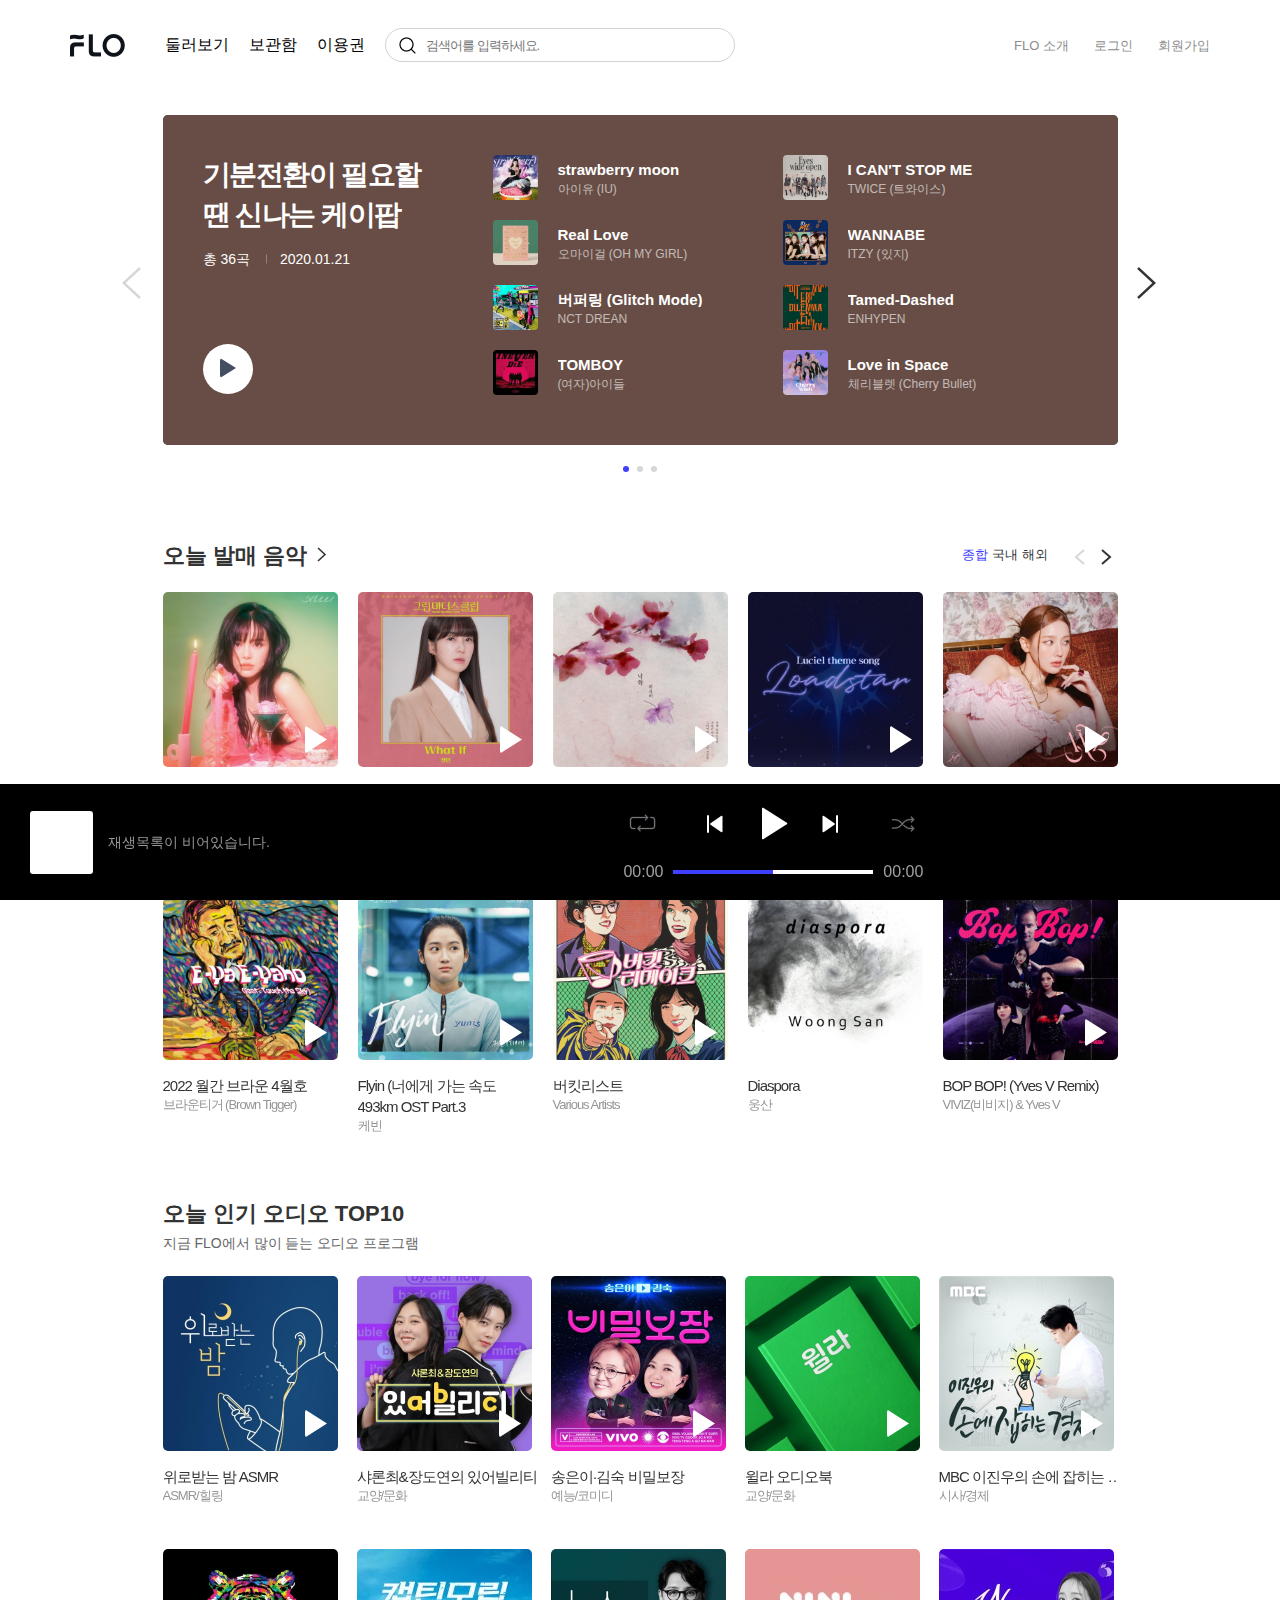
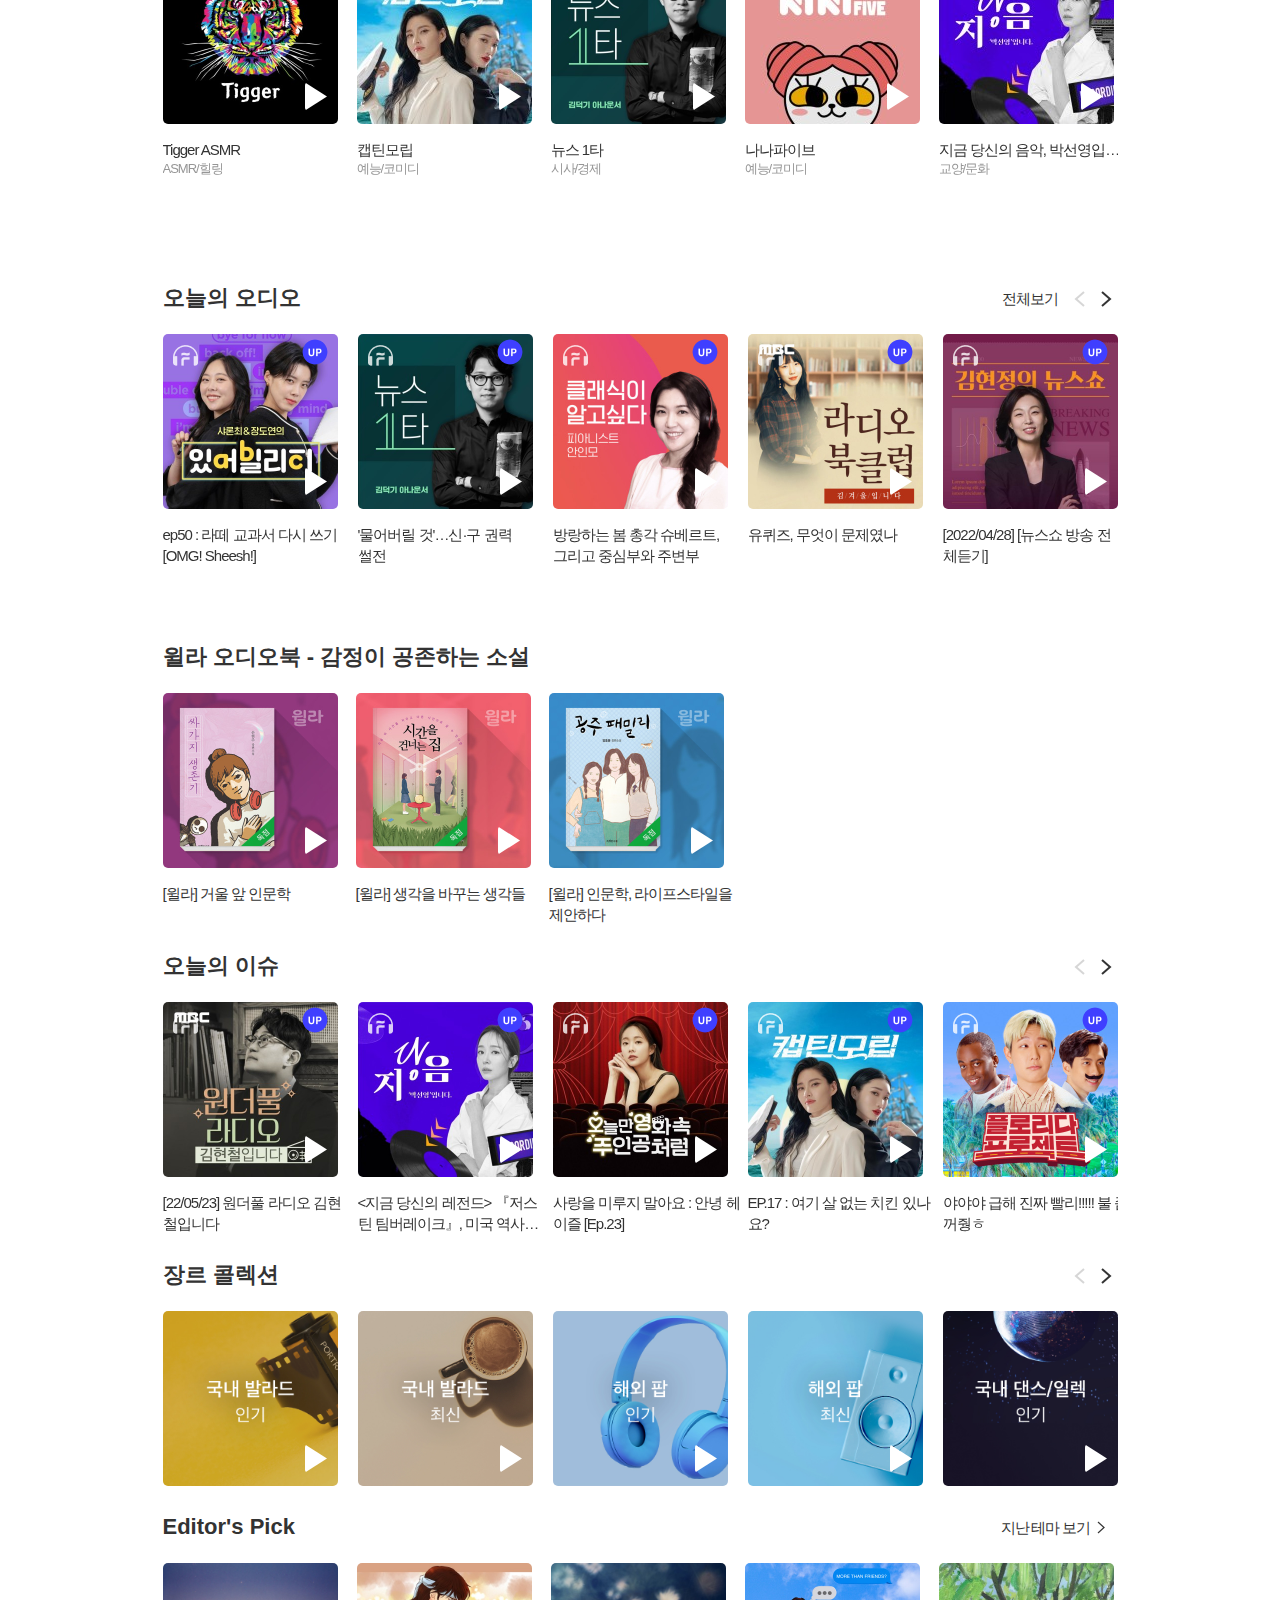
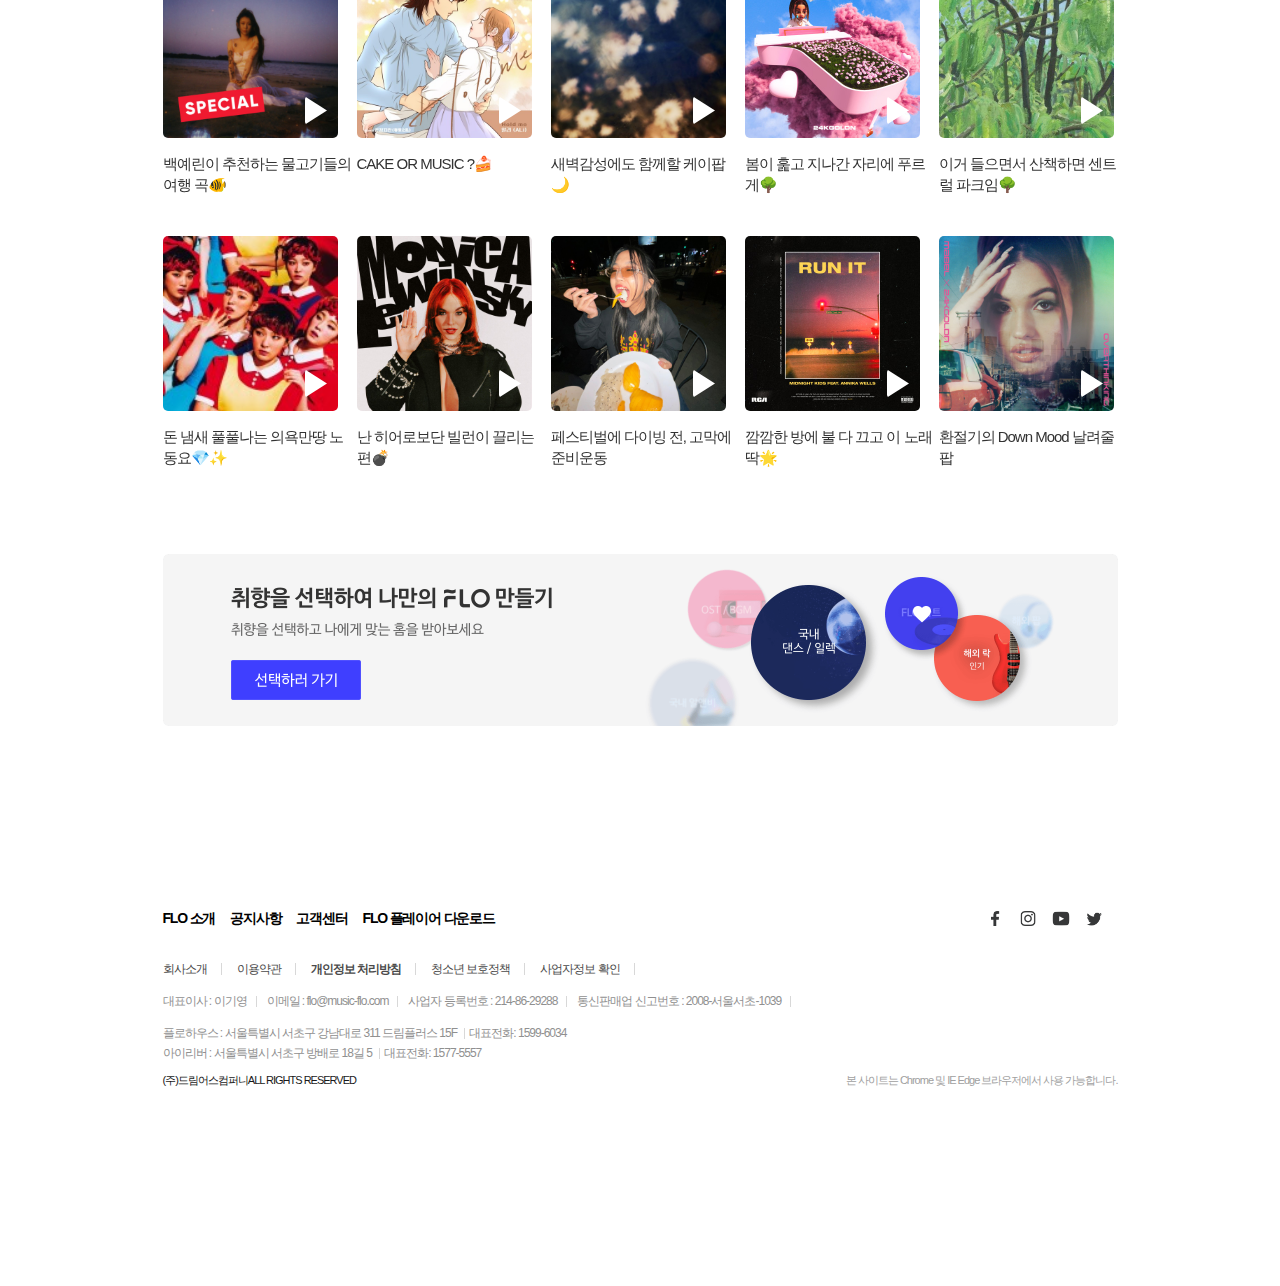
<file: index.html>
<!DOCTYPE html>
<html lang="en">
<head>
    <meta charset="UTF-8">
    <meta http-equiv="X-UA-Compatible" content="IE=edge">
    <meta name="viewport" content="width=device-width, initial-scale=1.0">
    <title>FLO | 지금 당신의 음악, 플로</title>
    <link rel=icon href=/favicon.ico>
    <link
      rel="stylesheet"
      href="https://unpkg.com/swiper/swiper-bundle.min.css"
    />
    <link rel="stylesheet" href="./css/layout.css">
    <link rel="stylesheet" href="./css/main.css">
</head>
<body>
    <header>
        <div class="header_inner">
            <h1 class="logo"><a href=""><span class="blind">FLO</span></a></h1>
            <ul class="gnb">
                <li><a href="">둘러보기</a></li>
                <li><a href="">보관함</a></li>
                <li><a href="">이용권</a></li>
            </ul>
            <div class="search_area">
                <form action="" method="get">
                    <fieldset>
                        <legend class="blind">검색</legend>
                        <button class="search_btn"><i class="sp_bg"><span class="blind">검색</span></i></button>
                        <input type="text" placeholder="검색어를 입력하세요." class="search_txt">
                    </fieldset>
                </form>
            </div>
            <ul class="login_area">
                <li><a href="">FLO 소개</a></li>
                <li><a href="">로그인</a></li>
                <li><a href="">회원가입</a></li>
            </ul>
        </div>
    </header>
    <main>
        <div class="inner">
            <div class="inner_wrap">
                <section class="sc_recommend">
                    
                    <div class="swiper music_swiper">
                        <div class="swiper-wrapper">
                          <!-- <div class="swiper-slide">
                              <div class="left_area">
                                  <h2>드라이브할 때 듣기 좋은 가요</h2>
                                  <span>총 36곡</span><span class="date">2021.10.29</span>
                                  <div class="start_btn"><a class="play"></a></div>
                              </div>
                              <ul class="list">
                                <li>
                                    <a href="">
                                        <img src="./images/m_01.jpg" alt="Weekend">
                                        <div class="txt">
                                            <strong>Weekend</strong>
                                            <em>태연 (TAEYEON)</em>
                                        </div>
                                    </a>
                                </li>
                              </ul>
                          </div> -->
                        </div>
                    </div>
                      <a href="" class="btn prev"><span class="blind">이전</span></a>
                      <a href="" class="btn next"><span class="blind">다음</span></a>
                      <div class="swiper-pagination"></div>  
                </section>
                <section class="sc_today">
                    <div class="title_area">
                        <h2><a href="">오늘 발매 음악 <i class="sb_bg"></i></a></h2>
                        
                        <div class="controls">
                            <div class="tab_nav">
                                <a href="#tab01" class="on">종합</a>
                                <a href="#tab02">국내</a>
                                <a href="#tab03">해외</a>
                            </div>
                            <!-- @ -->
                        </div>
                    </div>
                    <div class="tab_con">
                        <div id="tab01" class="on">
                            <div class="swiper grid_slide">
                                <ul class="swiper-wrapper music_list">
                                    <!-- <li class="swiper-slide">
                                        <div class="img_box">
                                            <a href=""><img src="./images/t01.jpg" alt=""></a>
                                            <a href="" class="play"><span class="blind">재생</span></a>
                                        </div>
                                        <div class="txt_box">
                                            <p>비긴어게인 오픈마이크 EPLSODE.33</p>
                                            <span>양요섭 & 손동운</span>
                                        </div>
                                    </li> -->                           
                                </ul>
                            </div>
                            <div class="controls">
                                <a href="" class="btn prev"><span class="blind">이전</span></a>
                                <a href="" class="btn next"><span class="blind">다음</span></a>
                            </div>
                        </div>
                        <div id="tab02">
                            <div class="swiper grid_slide">
                                <ul class="swiper-wrapper music_list">
                                    <!-- <li class="swiper-slide">
                                        <div class="img_box">
                                            <a href=""><img src="./images/t01.jpg" alt=""></a>
                                            <a href="" class="play"><span class="blind">재생</span></a>
                                        </div>
                                        <div class="txt_box">
                                            <p>비긴어게인 오픈마이크 EPLSODE.33</p>
                                            <span>양요섭 & 손동운</span>
                                        </div>
                                    </li> -->  
                                </ul>
                            </div>
                            <div class="controls">
                                <a href="" class="btn prev"><span class="blind">이전</span></a>
                                <a href="" class="btn next"><span class="blind">다음</span></a>
                            </div>
                        </div>
                        <div id="tab03">
                            <div class="swiper grid_slide">
                                <ul class="swiper-wrapper music_list">
                                    <!-- <li class="swiper-slide">
                                        <div class="img_box">
                                            <a href=""><img src="./images/t01.jpg" alt=""></a>
                                            <a href="" class="play"><span class="blind">재생</span></a>
                                        </div>
                                        <div class="txt_box">
                                            <p>비긴어게인 오픈마이크 EPLSODE.33</p>
                                            <span>양요섭 & 손동운</span>
                                        </div>
                                    </li> -->  
                                </ul>
                            </div>
                            <div class="controls">
                                <a href="" class="btn prev"><span class="blind">이전</span></a>
                                <a href="" class="btn next"><span class="blind">다음</span></a>
                            </div>
                        </div>
                    </div>
                    
                    
                </section>
                <section class="sc_audio">
                    <div class="title_area">
                        <h2>오늘 인기 오디오 TOP10</h2>
                        <span>지금 FLO에서 많이 듣는 오디오 프로그램</span>
                    </div>
                    <div class="swiper grid_slide">
                        <ul class="swiper-wrapper music_list">
                            <!-- <li class="swiper-slide">
                                <div class="img_box">
                                    <a href=""><img src="./images/t01.jpg" alt=""></a>
                                    <a href="" class="play"><span class="blind">재생</span></a>
                                </div>
                                <div class="txt_box">
                                    <p>비긴어게인 오픈마이크 EPLSODE.33</p>
                                    <span>양요섭 & 손동운</span>
                                </div>
                            </li> -->     
                        </ul>
                    </div>
                </section>
                <section class="sc_content">
                    <div class="title_area">
                        <h2>오늘의 오디오</h2>
                    </div>
                    <div class="swiper content swiper">
                        <div class="swiper-wrapper music_list">
                          <!-- <div class="swiper-slide">
                                <div class="img_box">
                                    <a href=""><img src="./images/a06.jpg" alt=""></a>
                                    <a href="" class="play"><span class="blind">재생</span></a>
                                    <i class="headset"><span class="blind">플로추천</span></i>
                                    <i class="up"><span class="blind">up</span></i>
                                </div>
                                <div class="txt_box">
                                  <p>초코파이 9년째 가격 동결, 왜?</p>
                              </div>
                            </a>
                          </div> -->
                        </div>
                    </div>
                    <div class="controls">
                        <span class="view">전체보기</span>
                        <a href="" class="btn prev"></a>
                        <a href="" class="btn next"></a>
                    </div>
                </section>
                <section class="sc_book">
                    <div class="title_area">
                        <h2>윌라 오디오북 - 감정이 공존하는 소설</h2>
                    </div>
                    <ul class="music_list">
                        <!-- <li>
                            <div class="img_box">
                                <a href=""><img src="./images/a06.jpg" alt=""></a>
                                <a href="" class="play"><span class="blind">재생</span></a>
                                <i class="headset"><span class="blind">플로추천</span></i>
                                <i class="up"><span class="blind">up</span></i>
                                <i class="rank">2</i>
                            </div>
                            <div class="txt_box">
                                <p>초코파이 9년째 가격 동결, 왜?</p>
                                <span>양요섭 &amp; 손동운</span>
                            </div>
                        </li> -->
                    </ul>
                </section>
                <section class="sc_issue">
                    <div class="title_area">
                        <h2>오늘의 이슈</h2>
                        <!-- <div class="controls">
                            <a href="" class="btn prev"></a>
                            <a href="" class="btn next"></a>
                        </div> -->
                    </div>
                    <div class="swiper i_swiper">
                        <div class="swiper-wrapper music_list">
                          <!-- <div class="swiper-slide">
                            <div class="img_box">
                                <a href=""><img src="./images/a06.jpg" alt=""></a>
                                <a href="" class="play"><span class="blind">재생</span></a>
                                <i class="headset"><span class="blind">플로추천</span></i>
                                <i class="up"><span class="blind">up</span></i>
                                <i class="rank">2</i>
                            </div>
                            <div class="txt_box">
                                <p>초코파이 9년째 가격 동결, 왜?</p>
                                <span>양요섭 &amp; 손동운</span>
                            </div>
                          </div> -->
                        </div>
                    </div>
                    <div class="controls">
                        <a href="" class="btn prev"></a>
                        <a href="" class="btn next"></a>
                    </div>   
                </section>
                <section class="sc_genre">
                    <div class="title_area">
                        <h2>장르 콜렉션</h2>
                        <!-- <div class="controls">
                            <a href="" class="btn prev"></a>
                            <a href="" class="btn next"></a>
                        </div> -->
                    </div>
                    <div class="swiper c_swiper">
                        <div class="swiper-wrapper music_list">
                          <!-- <div class="swiper-slide">
                              <div class="img_box">
                                <a href=""><img src="./images/c01.jpg" alt=""> </a>       
                                <a href="" class="play"></a>
                              </div>
                          </div> -->  
                        </div>
                    </div>
                    <div class="controls">
                        <a href="" class="btn prev"></a>
                        <a href="" class="btn next"></a>
                    </div>    
                </section>
                <section class="sc_editor">
                    <div class="title_area">
                        <h2>Editor's Pick</h2>
                        <!-- <a href="" class="controls">
                            <span class="view">지난 테마 보기 <i class="sp_bg"></i></span>
                        </a> -->
                    </div>
                    <div class="swiper grid_slide">
                        <ul class="swiper-wrapper music_list">
                            <!-- <li class="swiper-slide">
                                <div class="img_box">
                                    <a href=""><img src="./images/t01.jpg" alt=""></a>
                                    <a href="" class="play"><span class="blind">재생</span></a>
                                </div>
                                <div class="txt_box">
                                    <p>비긴어게인 오픈마이크 EPLSODE.33</p>
                                    <span>양요섭 & 손동운</span>
                                </div>
                            </li> -->     
                        </ul>
                    </div>
                    <a href="" class="controls">
                        <span class="view">지난 테마 보기 <i class="sp_bg"></i></span>
                    </a> 
                </section>
                <div class="banner">
                    <a href=""><img src="./images/banner.png" alt=""></a>
                </div>
            </div>
        </div>  
    </main>
    <footer>
        <div class="inner">
            <div class="inner_wrap">
                <div class="top_info">
                    <ul class="intro">
                        <li>
                            <a href="">
                                FLO 소개
                            </a>
                        </li>
                        <li>
                            <a href="">
                                공지사항
                            </a>
                        </li>
                        <li>
                            <a href="">
                                고객센터
                            </a>
                        </li>
                        <li>
                            <a href="">
                                FLO 플레이어 다운로드
                            </a>
                        </li>
                    </ul>
                    <ul class="sns_area">
                        <li class="face">
                            <a href=""></a>
                        </li>
                        <li class="insta">
                            <a href=""></a>
                        </li>
                        <li class="youtube">
                            <a href=""></a>
                        </li>
                        <li class="twi">
                            <a href=""></a>
                        </li>
                    </ul>
                </div>
                <ul class="bottom_info">
                    <li>
                        <a href="">
                            회사소개
                        </a>
                    </li>
                    <li>
                        <a href="">
                            이용약관
                        </a>
                    </li>
                    <li class="bold">
                        <a href="">
                            개인정보 처리방침
                        </a>
                    </li>
                    <li>
                        <a href="">
                            청소년 보호정책
                        </a>
                    </li>
                    <li>
                        <a href="">
                            사업자정보 확인
                        </a>
                    </li>
                </ul>
                <address>
                    <ul>
                        <li>대표이사 : 이기영</li>
                        <li>이메일 : flo@music-flo.com</li>
                        <li>사업자 등록번호 : 214-86-29288</li>
                        <li>통신판매업 신고번호 : 2008-서울서초-1039</li>
                    </ul>
                    <div class="flo">
                        <span>플로하우스 : 서울특별시 서초구 강남대로 311 드림플러스 15F</span>
                        <a href="tel">대표전화: 1599-6034</a>
                    </div>
                    <div class="iriver">
                        <span>아이리버 : 서울특별시 서초구 방배로 18길 5</span>
                        <a href="tel">대표전화: 1577-5557</a>
                    </div>
                </address>
                <div class="copy">
                    <p>(주)드림어스컴퍼니ALL RIGHTS RESERVED</p>
                    <span>본 사이트는 Chrome 및 IE Edge 브라우저에서 사용 가능합니다.</span>
                </div>
            </div>
        </div>
    </footer>
    <div class="play_area">
        <div class="play_wrap">
            <div class="left_area">
                <div class="none"></div>
                <span>재생목록이 비어있습니다.</span>
            </div>
            <div class="middle_area">
                <div class="top_wrap">
                    <a href="" class="btn loop"></a>
                    <div class="play_btn">
                        <a href="" class="btn prev"></a>
                        <div class="btns">
                            <a href="" class="btn start on"><span class="blind">재생</span></a>
                            <a href="" class="btn stop"><span class="blind">정지</span></a>
                        </div>
                        <a href="" class="btn next"></a>
                    </div>
                    <a href="" class="btn random"></a>
                </div>
                <div class="bottom_area">
                    <audio controls id="audio">
                        <source src="./music/music01.mp3" type="audio/mpeg">
                        이 문장은 사용자의 웹 브라우저가 audio 태그를 지원하지 않을 때 나타납니다!
                    </audio>
                    <span>00:00</span>
                    <div class="curr"><span></span></div>
                    <span class="gray">00:00</span>
                </div>
            </div>
            <div class="right_area">
                <a href="" class="btn like"></a>
                <a href="" class="btn vol"></a>
                <a href="" class="btn list"></a>
            </div>
        </div>        
    </div>
    <script src="./js/jquery-3.6.0.min.js"></script>
    <script src="https://unpkg.com/swiper/swiper-bundle.min.js"></script>
    <script src="./js/main.js"></script>
</body>
</html>
</file>
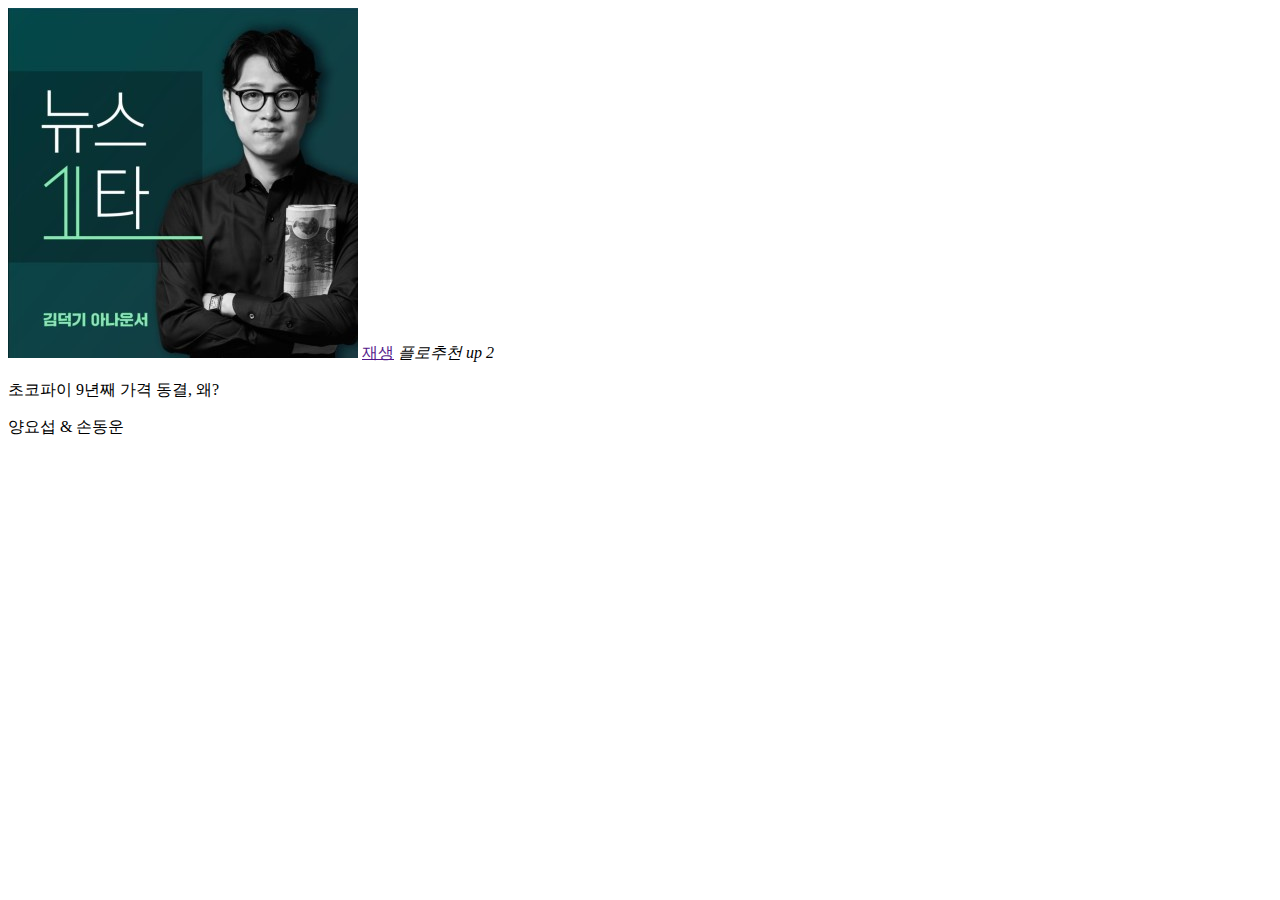
<file: a.html>
<!DOCTYPE html>
<html lang="en">
<head>
    <meta charset="UTF-8">
    <meta http-equiv="X-UA-Compatible" content="IE=edge">
    <meta name="viewport" content="width=device-width, initial-scale=1.0">
    <title>Document</title>
</head>
<body>
    <div class="img_box">
        <a href=""><img src="./images/a06.jpg" alt=""></a>
        <a href="" class="play"><span class="blind">재생</span></a>
        <i class="headset"><span class="blind">플로추천</span></i>
        <i class="up"><span class="blind">up</span></i>
        <i class="rank">2</i>
    </div>
    <div class="txt_box">
        <p>초코파이 9년째 가격 동결, 왜?</p>
        <span>양요섭 &amp; 손동운</span>
    </div>
</body>
</html>
</file>
<file: css/main.css>
.inner {
  max-width: 1600px;
  margin: 0 auto;
}

.inner_wrap {
  margin: 0 auto;
  padding: 95px 0 40px;
  width: 955px;
}

.controls {
  position: absolute;
  top: 0;
  right: 0;
}

.controls {
  display: -webkit-box;
  display: -ms-flexbox;
  display: flex;
}

.controls .view {
  font-size: 15px;
  margin-right: 10px;
  line-height: 23px;
  color: #333;
  letter-spacing: -1.2px;
}

.controls .view:hover {
  color: #3f3fff;
}

.controls .btn {
  width: 25px;
  height: 25px;
  background-image: url(../images/sp_bg.png);
  vertical-align: middle;
  display: inline-block;
}

.controls .prev {
  background-position: -122px -632px;
}

.controls .prev:hover {
  background-position: -92px -632px;
}

.controls .next {
  background-position: -212px -632px;
}

.controls .next:hover {
  background-position: -182px -632px;
}

.title_area {
  display: -webkit-box;
  display: -ms-flexbox;
  display: flex;
  -webkit-box-align: center;
      -ms-flex-align: center;
          align-items: center;
  -webkit-box-pack: justify;
      -ms-flex-pack: justify;
          justify-content: space-between;
  color: #333;
}

.title_area h2 {
  font-size: 22px;
  font-weight: bold;
}

.img_box {
  width: 175px;
  height: 175px;
  position: relative;
}

.img_box img {
  width: 100%;
  height: 100%;
  border-radius: 5px;
}

.img_box .play {
  display: block;
  position: absolute;
  right: 0;
  bottom: -5px;
  -webkit-transform: translate(-50%, -50%);
          transform: translate(-50%, -50%);
}

.img_box .play::after {
  display: inline-block;
  content: "";
  border: 14px solid transparent;
  border-left: 22px solid #fff;
  border-right: 0;
  border-radius: 3px;
}

.img_box .play:hover::after {
  display: inline-block;
  content: "";
  border: 14px solid transparent;
  border-left: 22px solid #3f3fff;
  border-right: 0;
  border-radius: 3px;
}

.img_box .headset {
  background-image: url(../images/sp_bg02.png);
  background-position: -62px -485px;
  width: 25px;
  height: 22px;
  position: absolute;
  top: 10px;
  left: 10px;
}

.img_box .up {
  background-image: url(../images/sp_bg02.png);
  background-position: -31px -485px;
  width: 26px;
  height: 26px;
  display: inline-block;
  position: absolute;
  top: 5px;
  right: 10px;
}

.txt_box {
  letter-spacing: -1px;
}

.txt_box p {
  color: #333;
  font-size: 15px;
  line-height: 1.4;
  padding-top: 15px;
  overflow: hidden;
  text-overflow: ellipsis;
  -webkit-line-clamp: 2;
  display: -webkit-box;
  -webkit-box-orient: vertical;
}

.txt_box p:hover {
  color: #3f3fff;
}

.txt_box span {
  color: #969696;
  font-size: 13px;
}

.music_list {
  display: -webkit-box;
  display: -ms-flexbox;
  display: flex;
  margin: 25px 0 30px;
}

.music_list li {
  width: calc((100% - 10px) / 5);
  margin-right: 4px;
}

.music_list li:last-child {
  margin-right: 0;
}

.music_list .img_box {
  width: 175px;
  height: 175px;
  position: relative;
}

.music_list .img_box img {
  width: 100%;
  height: 100%;
  border-radius: 5px;
}

.music_list .img_box img:hover {
  background-color: rgba(0, 0, 0, 0.3);
}

.music_list .img_box .play {
  display: block;
  position: absolute;
  right: 0;
  bottom: -5px;
  -webkit-transform: translate(-50%, -50%);
          transform: translate(-50%, -50%);
}

.music_list .img_box .play::after {
  display: inline-block;
  content: "";
  border: 14px solid transparent;
  border-left: 22px solid #fff;
  border-right: 0;
  border-radius: 3px;
}

.music_list .img_box .play:hover::after {
  display: inline-block;
  content: "";
  border: 14px solid transparent;
  border-left: 22px solid #3f3fff;
  border-right: 0;
  border-radius: 3px;
}

.sc_recommend {
  margin-top: 20px;
  position: relative;
}

.sc_recommend .music_swiper {
  background-color: #444e62;
  border-radius: 5px;
}

.sc_recommend .music_swiper .swiper-slide {
  display: -webkit-box;
  display: -ms-flexbox;
  display: flex;
  padding: 40px 0 0 40px;
  padding-bottom: 40px;
  -webkit-box-sizing: border-box;
          box-sizing: border-box;
}

.sc_recommend .music_swiper .left_area {
  width: 230px;
  font-size: 28px;
  font-weight: 800;
  line-height: 40px;
  color: #fff;
}

.sc_recommend .music_swiper .left_area h2 {
  letter-spacing: -1.5px;
}

.sc_recommend .music_swiper .left_area span {
  font-size: 14px;
  font-weight: normal;
}

.sc_recommend .music_swiper .left_area .date {
  position: relative;
  margin-left: 30px;
}

.sc_recommend .music_swiper .left_area .date::before {
  content: "";
  width: 1px;
  height: 9px;
  background: #fff;
  position: absolute;
  left: -14px;
  top: 50%;
  -webkit-transform: translateY(-50%);
          transform: translateY(-50%);
  opacity: .3;
}

.sc_recommend .music_swiper .left_area .start_btn {
  width: 50px;
  height: 50px;
  background: #fff;
  border-radius: 50%;
  display: block;
  position: relative;
  margin-top: 65px;
}

.sc_recommend .music_swiper .left_area .start_btn:hover {
  background: #3f3fff;
}

.sc_recommend .music_swiper .left_area .start_btn .play {
  display: block;
  position: absolute;
  left: 50%;
  top: 50%;
  -webkit-transform: translate(-50%, -50%);
          transform: translate(-50%, -50%);
}

.sc_recommend .music_swiper .left_area .start_btn .play::after {
  display: inline-block;
  content: "";
  border: 10px solid transparent;
  border-left: 16px solid #444e62;
  border-right: 0;
  border-radius: 3px;
}

.sc_recommend .music_swiper .list {
  display: -webkit-box;
  display: -ms-flexbox;
  display: flex;
  -ms-flex-wrap: wrap;
      flex-wrap: wrap;
  width: 580px;
  margin-left: 60px;
}

.sc_recommend .music_swiper .list img {
  width: 45px;
  height: 45px;
  -o-object-fit: cover;
     object-fit: cover;
  float: left;
  border-radius: 4px;
  margin-right: 20px;
}

.sc_recommend .music_swiper .list li {
  width: calc(100% / 2);
  padding: 10px 0;
  color: #fff;
}

.sc_recommend .music_swiper .list li:nth-child(-n+2) {
  padding-top: 0;
}

.sc_recommend .music_swiper .list li strong {
  display: block;
  font-size: 15px;
  margin-top: 7px;
  overflow: hidden;
  text-overflow: ellipsis;
  display: -webkit-box;
  -webkit-box-orient: vertical;
  -webkit-line-clamp: 1;
}

.sc_recommend .music_swiper .list li em {
  display: block;
  font-size: 12px;
  opacity: .6;
  margin-top: 6px;
}

.sc_recommend .btn {
  display: inline-block;
  background-image: url(../images/sp_bg.png);
  width: 50px;
  height: 50px;
  position: absolute;
  -webkit-transform: translateY(-50%);
          transform: translateY(-50%);
  top: 50%;
}

.sc_recommend .prev {
  background-position: -248px -60px;
  left: -60px;
}

.sc_recommend .next {
  background-position: 0 -208px;
  right: -50px;
}

.sc_recommend .swiper-pagination {
  position: absolute;
  bottom: -30px;
}

.sc_recommend .swiper-pagination .swiper-pagination-bullet {
  width: 6px;
  height: 6px;
  background-color: #333;
}

.sc_recommend .swiper-pagination .swiper-pagination-bullet.swiper-pagination-bullet-active {
  background: #3f3fff;
}

.grid_slide {
  height: 566px;
}

.grid_slide .music_list {
  -ms-flex-wrap: wrap;
      flex-wrap: wrap;
  -webkit-box-orient: vertical;
  -webkit-box-direction: normal;
      -ms-flex-direction: column;
          flex-direction: column;
}

.grid_slide .swiper-slide {
  height: calc((100% - 20px)/2);
  width: calc((100% - 10px) / 5);
  margin-right: 5px;
}

.sc_today {
  margin-top: 100px;
  position: relative;
}

.sc_today .title_area h2 {
  font-size: 22px;
  font-weight: bold;
}

.sc_today .title_area h2 .sb_bg {
  display: inline-block;
  background-image: url(../images/sp_bg.png);
  background-position: -697px -396px;
  width: 17px;
  height: 17px;
}

.sc_today .title_area h2 a {
  width: 100%;
  height: 100%;
}

.sc_today .title_area h2 a:hover {
  color: #3f3fff;
}

.sc_today .title_area h2 a:hover .sb_bg {
  background-image: url(../images/sp_bg.png);
  background-position: -697px -374px;
}

.sc_today .title_area .tab_nav {
  font-size: 13px;
  line-height: 20px;
  margin-right: 20px;
  padding-right: 50px;
}

.sc_today .title_area .tab_nav .on {
  color: #3f3fff;
}

.sc_today .tab_con > div {
  display: none;
}

.sc_today .tab_con div.on {
  display: block;
}

.sc_audio {
  margin-top: 70px;
}

.sc_audio .title_area {
  display: block;
  -webkit-box-align: center;
      -ms-flex-align: center;
          align-items: center;
}

.sc_audio .title_area h2 {
  font-size: 22px;
  font-weight: bold;
  padding-bottom: 10px;
}

.sc_audio .title_area span {
  font-size: 14px;
  color: #666;
}

.sc_audio .music_list .txt_box p {
  overflow: hidden;
  text-overflow: ellipsis;
  display: -webkit-box;
  -webkit-box-orient: vertical;
  -webkit-line-clamp: 1;
}

.sc_content {
  margin-top: 70px;
  position: relative;
}

.sc_book {
  margin-top: 50px;
}

.sc_issue {
  position: relative;
}

.sc_genre {
  position: relative;
}

.sc_collection .swiper-slide {
  margin: 25px 0 30px;
}

.sc_editor {
  position: relative;
}

.sc_editor .view:hover {
  color: #3f3fff;
}

.sc_editor .sp_bg {
  display: inline-block;
  vertical-align: middle;
  margin-bottom: 4px;
  background-image: url(../images/sp_bg.png);
  background-position: -100px -691px;
  width: 15px;
  height: 15px;
}

.sc_editor .sp_bg:hover {
  background-position: -120px -691px;
}

.banner {
  width: 955px;
  height: 172px;
  margin: 50px 0;
}

.banner img {
  width: 100%;
  height: 100%;
  -o-object-fit: cover;
     object-fit: cover;
}

.play_area {
  width: 100%;
  background: #000;
  position: fixed;
  bottom: 0;
  z-index: 999;
}

.play_area .play_wrap {
  max-width: 1500px;
  min-width: 1380px;
  margin: 0px auto;
  padding: 20px 30px;
  display: -webkit-box;
  display: -ms-flexbox;
  display: flex;
  -webkit-box-pack: justify;
      -ms-flex-pack: justify;
          justify-content: space-between;
  position: relative;
}

.play_area .left_area {
  display: -webkit-box;
  display: -ms-flexbox;
  display: flex;
  -webkit-box-align: center;
      -ms-flex-align: center;
          align-items: center;
}

.play_area .left_area .none {
  width: 63px;
  height: 63px;
  background: #fff;
  border-radius: 3px;
}

.play_area .left_area span {
  margin-left: 15px;
  font-size: 14px;
  color: #989898;
}

.play_area .middle_area .btn {
  display: inline-block;
  background-image: url(../images/sp_bg.png);
  background-repeat: no-repeat;
  width: 40px;
  height: 40px;
}

.play_area .middle_area .top_wrap {
  display: -webkit-box;
  display: -ms-flexbox;
  display: flex;
}

.play_area .middle_area .top_wrap .play_btn {
  margin: 0 30px;
  display: -webkit-box;
  display: -ms-flexbox;
  display: flex;
}

.play_area .middle_area .top_wrap .loop {
  background-position: -513px -405px;
}

.play_area .middle_area .top_wrap .prev {
  background-position: -513px -45px;
}

.play_area .middle_area .top_wrap .prev:hover {
  background-position: -513px -90px;
}

.play_area .middle_area .top_wrap .btns .btn {
  display: none;
}

.play_area .middle_area .top_wrap .btns .btn.on {
  display: block;
}

.play_area .middle_area .top_wrap .btns .start {
  background-position: -364px -426px;
  margin: 0 20px;
}

.play_area .middle_area .top_wrap .btns .start:hover {
  background-position: -409px -426px;
}

.play_area .middle_area .top_wrap .btns .stop {
  background-position: -274px -426px;
  margin: 0 20px;
}

.play_area .middle_area .top_wrap .btns .stop:hover {
  background-position: -319px -426px;
}

.play_area .middle_area .top_wrap .next {
  background-position: -184px -426px;
}

.play_area .middle_area .top_wrap .next:hover {
  background-position: -229px -426px;
}

.play_area .middle_area .top_wrap .random {
  background-position: -513px -135px;
}

.play_area .middle_area .top_wrap .random:hover {
  background-position: -513px -180px;
}

.play_area .middle_area .bottom_area {
  color: #a0a0a0;
  display: -webkit-box;
  display: -ms-flexbox;
  display: flex;
  -webkit-box-pack: justify;
      -ms-flex-pack: justify;
          justify-content: space-between;
  -webkit-box-align: center;
      -ms-flex-align: center;
          align-items: center;
  padding-top: 20px;
}

.play_area .middle_area .bottom_area .curr {
  height: 4px;
  background: #fff;
  width: 200px;
}

.play_area .middle_area .bottom_area .curr span {
  width: 50%;
  height: 100%;
  display: block;
  background: #3f3fff;
}

.play_area .middle_area .bottom_area audio {
  position: absolute;
  top: -100px;
  visibility: hidden;
}

.play_area .right_area {
  display: -webkit-box;
  display: -ms-flexbox;
  display: flex;
  -webkit-box-align: center;
      -ms-flex-align: center;
          align-items: center;
}

.play_area .right_area .btn {
  background-repeat: no-repeat;
  width: 31px;
  height: 31px;
  background-image: url(../images/sp_bg.png);
}

.play_area .right_area .like {
  background-position: -193px -558px;
}

.play_area .right_area .vol {
  background-position: -445px -558px;
  margin: 0 20px;
}

.play_area .right_area .vol:hover {
  background-position: -481px -558px;
}

.play_area .right_area .list {
  background-position: -337px -558px;
}

.play_area .right_area .list:hover {
  background-position: -373px -558px;
}

.swiper-button-disabled {
  opacity: 0.2;
}
</file>
<file: css/layout.css>
@import url("./reset.css");
@import url("./common.css");
@font-face {
  font-family: "nbg";
  font-weight: 400;
  src: url("../font/NanumBarunGothic.ttf") format("ttf");
}

@font-face {
  font-family: "nbg";
  font-weight: 100;
  src: url("../font/NanumBarunGothicLight.ttf") format("ttf");
}

@font-face {
  font-family: "nbg";
  font-weight: 100;
  src: url("../font/NanumBarunGothicBold.ttf") format("ttf");
}

body {
  font-family: 'nbg', sans-serif;
  min-width: 1200px;
}

header {
  height: 90px;
  position: fixed;
  top: 0;
  width: 100%;
  z-index: 999;
  background: #fff;
}

header .header_inner {
  position: relative;
  min-width: 955px;
  max-width: 1600px;
  margin: 0 auto;
  display: -webkit-box;
  display: -ms-flexbox;
  display: flex;
  -webkit-box-align: center;
      -ms-flex-align: center;
          align-items: center;
  height: 50px;
  margin-top: 20px;
}

header .header_inner .logo {
  background-image: url(../images/logo.png);
  background-position: 0 -35px;
  width: 55px;
  height: 23px;
  margin-left: 70px;
}

header .header_inner .gnb {
  display: -webkit-box;
  display: -ms-flexbox;
  display: flex;
  margin-left: 40px;
}

header .header_inner .gnb li {
  margin-right: 20px;
}

header .header_inner .login_area {
  position: absolute;
  right: 70px;
  display: -webkit-box;
  display: -ms-flexbox;
  display: flex;
  font-size: 13px;
  color: #8c8c8c;
}

header .header_inner .login_area li {
  margin-right: 25px;
}

header .header_inner .login_area li:last-child {
  margin-right: 0;
}

header .header_inner .search_area {
  position: relative;
  padding: 0 30px 0 38px;
  width: 280px;
  height: 32px;
  border: 1px solid #d2d2d2;
  border-radius: 17px;
  vertical-align: middle;
}

header .header_inner .search_area .search_btn {
  background-image: url(../images/sp_bg.png);
  background-position: -242px -632px;
  width: 25px;
  height: 25px;
  border: 0;
  position: absolute;
  top: 4px;
  left: 10px;
  background-color: #fff;
}

header .header_inner .search_area .search_txt {
  font-size: 13px;
  letter-spacing: -1px;
  width: 280px;
  height: 30px;
  border: 0;
  outline: none;
}

footer {
  margin-bottom: 120px;
  letter-spacing: -1px;
}

footer .inner {
  min-width: 955px;
  max-width: 1600px;
  height: 100%;
  margin: 0 auto;
}

footer .inner .inner_wrap {
  width: 955px;
  margin: 0 auto;
  padding: 95px 0 80px;
}

footer .top_info {
  display: -webkit-box;
  display: -ms-flexbox;
  display: flex;
  -webkit-box-pack: justify;
      -ms-flex-pack: justify;
          justify-content: space-between;
  font-size: 14px;
  margin-bottom: 30px;
}

footer .top_info .intro {
  display: -webkit-box;
  display: -ms-flexbox;
  display: flex;
}

footer .top_info .intro li {
  margin-right: 15px;
  font-weight: bold;
  letter-spacing: -1.2px;
}

footer .top_info .sns_area {
  display: -webkit-box;
  display: -ms-flexbox;
  display: flex;
}

footer .top_info .sns_area li {
  width: 18px;
  height: 22px;
  background-size: 18px;
  background-repeat: no-repeat;
  margin-right: 15px;
}

footer .top_info .sns_area li a {
  display: block;
  width: 100%;
  height: 100%;
}

footer .top_info .sns_area .face {
  background-image: url(../images/face.png);
}

footer .top_info .sns_area .insta {
  background-image: url(../images/insta.png);
}

footer .top_info .sns_area .youtube {
  background-image: url(../images/youtube.png);
}

footer .top_info .sns_area .twi {
  background-image: url(../images/twi.png);
}

footer .bottom_info {
  font-size: 12px;
  color: #4a4a4a;
  display: -webkit-box;
  display: -ms-flexbox;
  display: flex;
}

footer .bottom_info li {
  margin-right: 30px;
  position: relative;
}

footer .bottom_info li::after {
  display: block;
  position: absolute;
  top: 0;
  right: -15px;
  width: 1px;
  height: 12px;
  background: #d8d8d8;
  content: "";
}

footer .bottom_info .bold {
  font-weight: bold;
}

footer address {
  margin-top: 20px;
  font-size: 12px;
  color: #909090;
}

footer address ul {
  display: -webkit-box;
  display: -ms-flexbox;
  display: flex;
  margin-bottom: 20px;
}

footer address ul li {
  margin-right: 20px;
  position: relative;
}

footer address ul li::after {
  display: block;
  position: absolute;
  top: 1px;
  right: -10px;
  width: 1px;
  height: 11px;
  background-color: #d8d8d8;
  content: "";
}

footer address .flo {
  margin-bottom: 8px;
}

footer address .flo span {
  margin-right: 10px;
  position: relative;
}

footer address .flo span::before {
  display: block;
  position: absolute;
  top: 2px;
  right: -8px;
  width: 1px;
  height: 11px;
  background-color: #d8d8d8;
  content: "";
}

footer address .iriver span {
  margin-right: 10px;
  position: relative;
}

footer address .iriver span::before {
  display: block;
  position: absolute;
  top: 2px;
  right: -8px;
  width: 1px;
  height: 11px;
  background-color: #d8d8d8;
  content: "";
}

footer .copy {
  padding-top: 16px;
  padding-bottom: 0;
  font-size: 11px;
  color: #181818;
  display: -webkit-box;
  display: -ms-flexbox;
  display: flex;
  -webkit-box-pack: justify;
      -ms-flex-pack: justify;
          justify-content: space-between;
}

footer .copy span {
  color: #a0a0a0;
}
</file>
